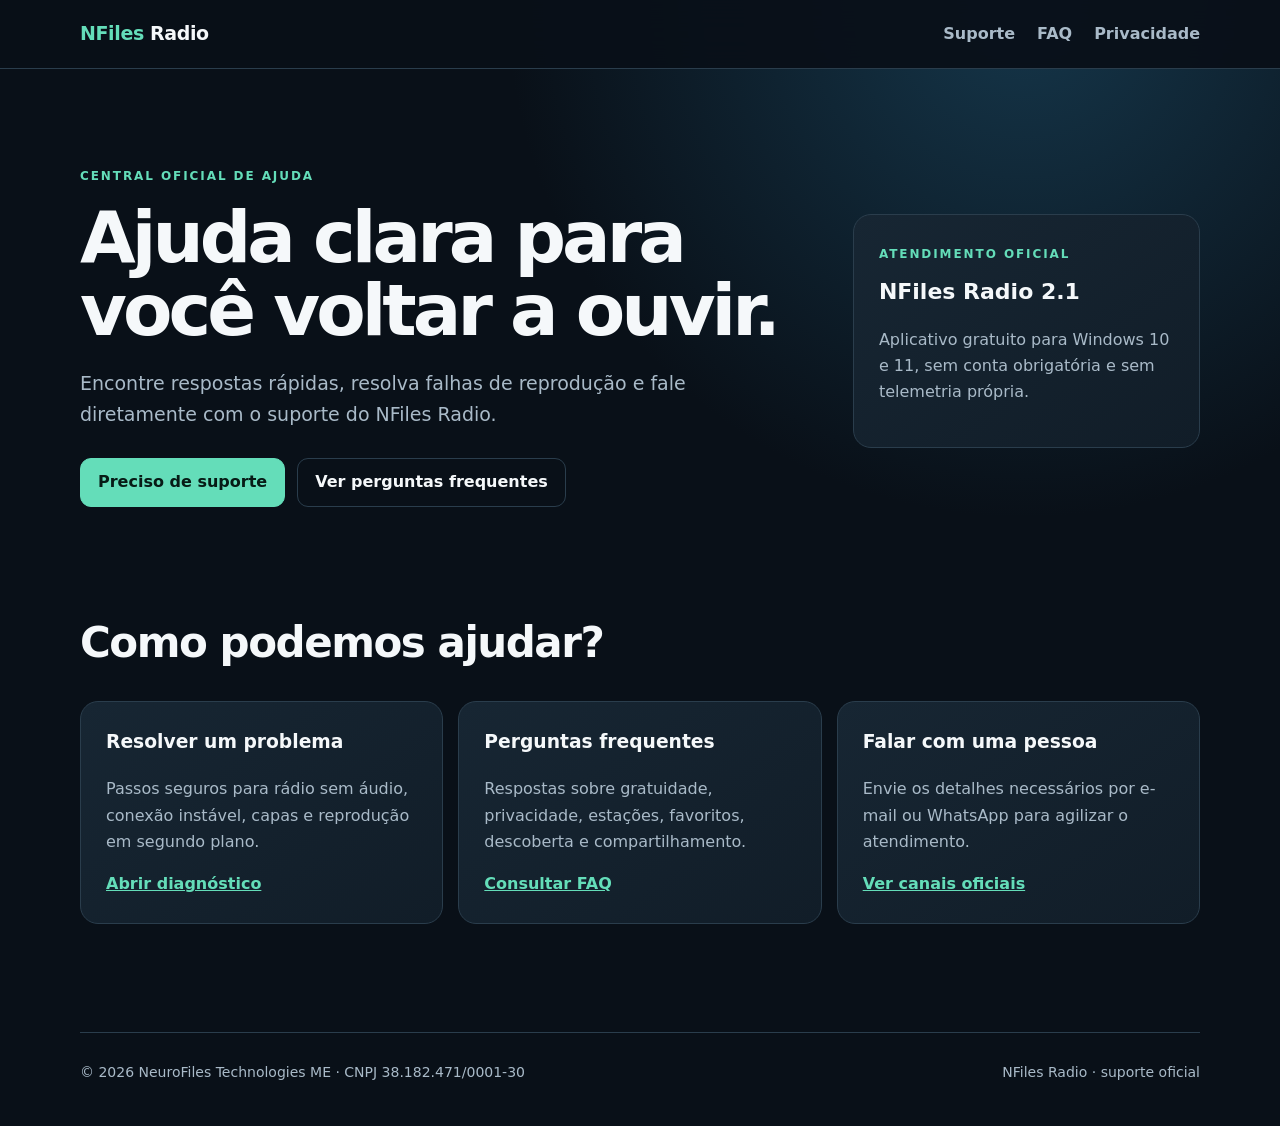
<file: docs/index.html>
<!doctype html>
<html lang="pt-BR">
<head>
  <meta charset="utf-8">
  <meta name="viewport" content="width=device-width, initial-scale=1">
  <meta name="description" content="Central oficial de suporte, ajuda e perguntas frequentes do NFiles Radio para Windows.">
  <meta http-equiv="Content-Security-Policy" content="default-src 'self'; style-src 'self'; img-src 'self' data:; object-src 'none'; base-uri 'none'; form-action 'none'; upgrade-insecure-requests">
  <title>Central de Ajuda — NFiles Radio</title>
  <link rel="stylesheet" href="styles.css">
</head>
<body>
<a class="skip" href="#conteudo">Ir para o conteúdo</a>
<header><div class="nav"><a class="brand" href="index.html"><span>NFiles</span> Radio</a><nav aria-label="Principal"><a href="support.html">Suporte</a><a href="faq.html">FAQ</a><a href="privacy.html">Privacidade</a></nav></div></header>
<main id="conteudo">
  <section class="hero">
    <div><p class="eyebrow">CENTRAL OFICIAL DE AJUDA</p><h1>Ajuda clara para você voltar a ouvir.</h1><p class="lead">Encontre respostas rápidas, resolva falhas de reprodução e fale diretamente com o suporte do NFiles Radio.</p><div class="actions"><a class="button" href="support.html">Preciso de suporte</a><a class="button secondary" href="faq.html">Ver perguntas frequentes</a></div></div>
    <aside class="status" aria-label="Informações do produto"><span class="eyebrow">ATENDIMENTO OFICIAL</span><strong>NFiles Radio 2.1</strong><p>Aplicativo gratuito para Windows 10 e 11, sem conta obrigatória e sem telemetria própria.</p></aside>
  </section>
  <section><h2>Como podemos ajudar?</h2><div class="grid"><article class="card"><h3>Resolver um problema</h3><p>Passos seguros para rádio sem áudio, conexão instável, capas e reprodução em segundo plano.</p><a href="support.html#diagnostico">Abrir diagnóstico</a></article><article class="card"><h3>Perguntas frequentes</h3><p>Respostas sobre gratuidade, privacidade, estações, favoritos, descoberta e compartilhamento.</p><a href="faq.html">Consultar FAQ</a></article><article class="card"><h3>Falar com uma pessoa</h3><p>Envie os detalhes necessários por e-mail ou WhatsApp para agilizar o atendimento.</p><a href="support.html#contato">Ver canais oficiais</a></article></div></section>
</main>
<footer><span>© 2026 NeuroFiles Technologies ME · CNPJ 38.182.471/0001-30</span><span>NFiles Radio · suporte oficial</span></footer>
</body>
</html>
</file>
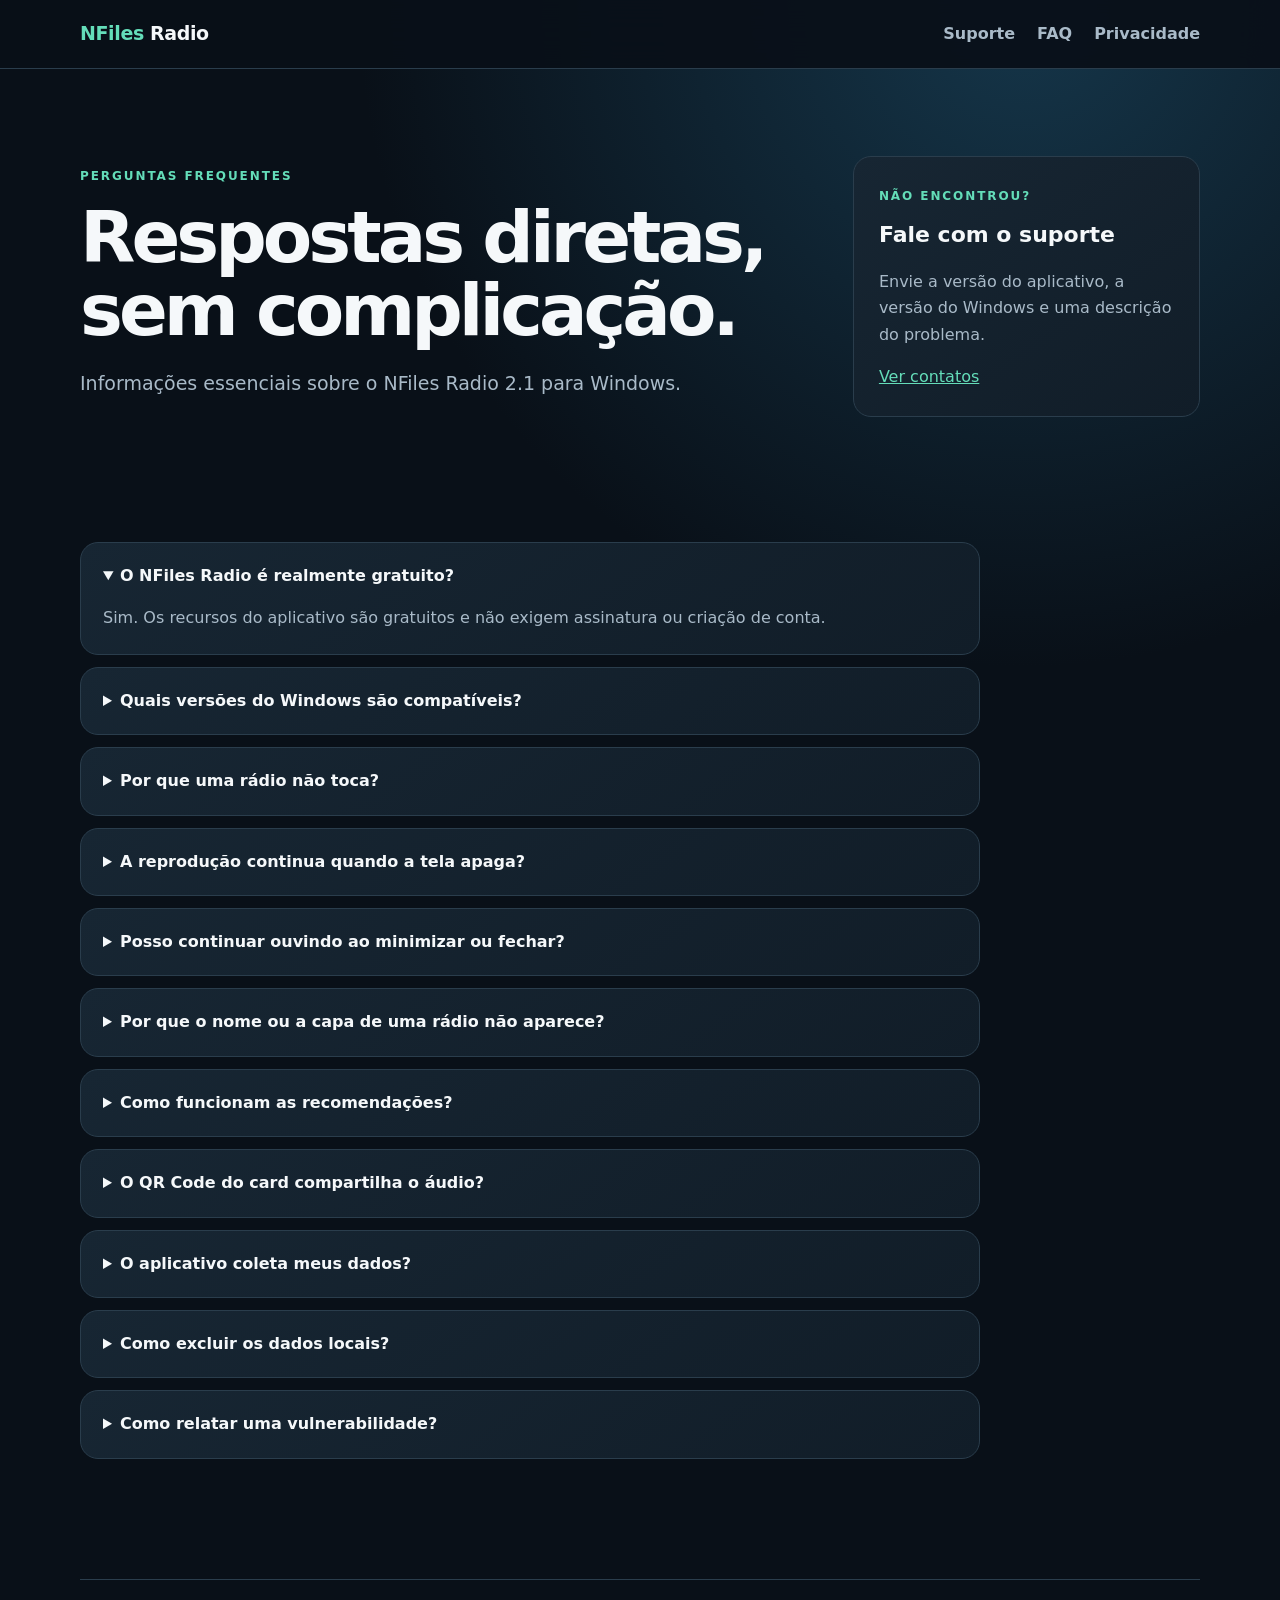
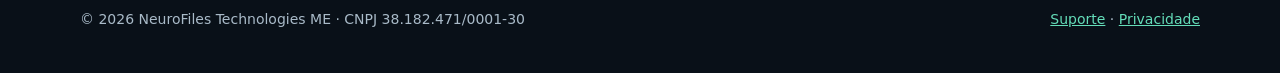
<file: docs/faq.html>
<!doctype html>
<html lang="pt-BR">
<head>
  <meta charset="utf-8"><meta name="viewport" content="width=device-width, initial-scale=1">
  <meta name="description" content="Perguntas frequentes sobre instalação, rádios, áudio, privacidade e recursos do NFiles Radio.">
  <meta http-equiv="Content-Security-Policy" content="default-src 'self'; style-src 'self'; img-src 'self' data:; object-src 'none'; base-uri 'none'; form-action 'none'; upgrade-insecure-requests">
  <title>Perguntas frequentes — NFiles Radio</title><link rel="stylesheet" href="styles.css">
</head>
<body>
<a class="skip" href="#conteudo">Ir para o conteúdo</a>
<header><div class="nav"><a class="brand" href="index.html"><span>NFiles</span> Radio</a><nav aria-label="Principal"><a href="support.html">Suporte</a><a href="faq.html" aria-current="page">FAQ</a><a href="privacy.html">Privacidade</a></nav></div></header>
<main id="conteudo">
  <section class="hero"><div><p class="eyebrow">PERGUNTAS FREQUENTES</p><h1>Respostas diretas, sem complicação.</h1><p class="lead">Informações essenciais sobre o NFiles Radio 2.1 para Windows.</p></div><aside class="status"><span class="eyebrow">NÃO ENCONTROU?</span><strong>Fale com o suporte</strong><p>Envie a versão do aplicativo, a versão do Windows e uma descrição do problema.</p><a href="support.html#contato">Ver contatos</a></aside></section>
  <section class="faq" aria-label="Lista de perguntas frequentes">
    <details open><summary>O NFiles Radio é realmente gratuito?</summary><p>Sim. Os recursos do aplicativo são gratuitos e não exigem assinatura ou criação de conta.</p></details>
    <details><summary>Quais versões do Windows são compatíveis?</summary><p>O aplicativo foi preparado para Windows 10 e Windows 11 em computadores x64.</p></details>
    <details><summary>Por que uma rádio não toca?</summary><p>A emissora pode estar fora do ar, ter alterado o endereço ou bloquear determinadas regiões. Verifique a internet e teste outra estação. Se apenas uma falhar, informe ao suporte o nome dela.</p></details>
    <details><summary>A reprodução continua quando a tela apaga?</summary><p>Sim. Enquanto a rádio estiver tocando, o aplicativo mantém a reprodução ativa e permite que a tela apague normalmente. Suspender ou hibernar o computador interrompe os aplicativos.</p></details>
    <details><summary>Posso continuar ouvindo ao minimizar ou fechar?</summary><p>Sim, quando a reprodução em segundo plano estiver habilitada nas Configurações. O NFiles Radio permanece acessível pela bandeja do Windows.</p></details>
    <details><summary>Por que o nome ou a capa de uma rádio não aparece?</summary><p>Esses dados dependem das informações publicadas pela emissora e pelo catálogo. O aplicativo tenta resolver logos automaticamente e mantém um cache local, mas algumas rádios não fornecem imagem ou metadados completos.</p></details>
    <details><summary>Como funcionam as recomendações?</summary><p>As recomendações são calculadas localmente usando gêneros, localização, favoritos e histórico. Seus hábitos não são enviados ao mantenedor.</p></details>
    <details><summary>O QR Code do card compartilha o áudio?</summary><p>Não. O card contém somente dados públicos da estação e um QR Code para o site ou stream informado. O aplicativo não grava nem redistribui a transmissão.</p></details>
    <details><summary>O aplicativo coleta meus dados?</summary><p>O NFiles Radio não exige conta e não possui telemetria própria. Preferências, favoritos e histórico ficam no perfil local do Windows. Consulte a política de privacidade para detalhes.</p></details>
    <details><summary>Como excluir os dados locais?</summary><p>Remova históricos pelo aplicativo. Após desinstalar, a pasta %LOCALAPPDATA%\NFilesRadio pode ser apagada manualmente para excluir dados restantes.</p></details>
    <details><summary>Como relatar uma vulnerabilidade?</summary><p>Não publique detalhes sensíveis em uma Issue. Envie uma descrição responsável para nfilesia@gmail.com com o assunto “Segurança — NFiles Radio”.</p></details>
  </section>
</main>
<footer><span>© 2026 NeuroFiles Technologies ME · CNPJ 38.182.471/0001-30</span><span><a href="support.html">Suporte</a> · <a href="privacy.html">Privacidade</a></span></footer>
</body>
</html>
</file>
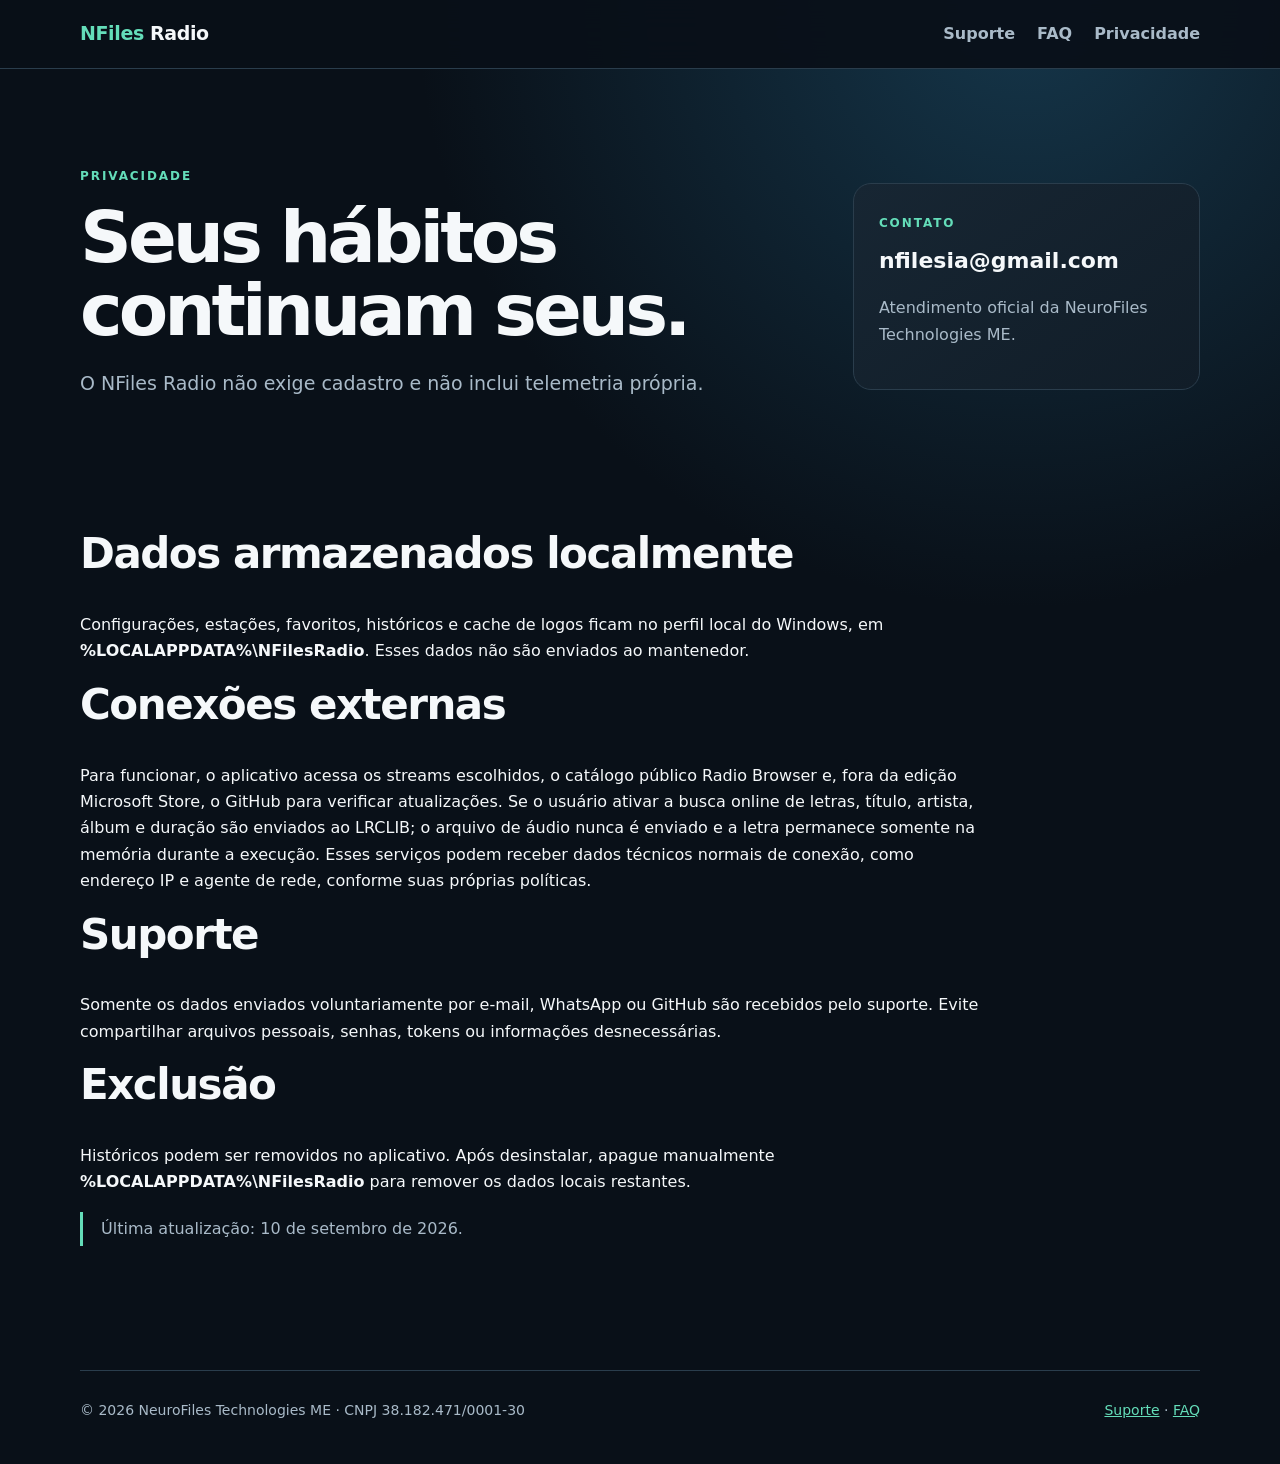
<file: docs/privacy.html>
<!doctype html>
<html lang="pt-BR">
<head>
  <meta charset="utf-8"><meta name="viewport" content="width=device-width, initial-scale=1">
  <meta name="description" content="Política de privacidade do NFiles Radio.">
  <meta http-equiv="Content-Security-Policy" content="default-src 'self'; style-src 'self'; img-src 'self' data:; object-src 'none'; base-uri 'none'; form-action 'none'; upgrade-insecure-requests">
  <title>Privacidade — NFiles Radio</title><link rel="stylesheet" href="styles.css">
</head>
<body>
<a class="skip" href="#conteudo">Ir para o conteúdo</a>
<header><div class="nav"><a class="brand" href="index.html"><span>NFiles</span> Radio</a><nav aria-label="Principal"><a href="support.html">Suporte</a><a href="faq.html">FAQ</a><a href="privacy.html" aria-current="page">Privacidade</a></nav></div></header>
<main id="conteudo">
  <section class="hero"><div><p class="eyebrow">PRIVACIDADE</p><h1>Seus hábitos continuam seus.</h1><p class="lead">O NFiles Radio não exige cadastro e não inclui telemetria própria.</p></div><aside class="status"><span class="eyebrow">CONTATO</span><strong>nfilesia@gmail.com</strong><p>Atendimento oficial da NeuroFiles Technologies ME.</p></aside></section>
  <section class="faq"><h2>Dados armazenados localmente</h2><p>Configurações, estações, favoritos, históricos e cache de logos ficam no perfil local do Windows, em <strong>%LOCALAPPDATA%\NFilesRadio</strong>. Esses dados não são enviados ao mantenedor.</p><h2>Conexões externas</h2><p>Para funcionar, o aplicativo acessa os streams escolhidos, o catálogo público Radio Browser e, fora da edição Microsoft Store, o GitHub para verificar atualizações. Se o usuário ativar a busca online de letras, título, artista, álbum e duração são enviados ao LRCLIB; o arquivo de áudio nunca é enviado e a letra permanece somente na memória durante a execução. Esses serviços podem receber dados técnicos normais de conexão, como endereço IP e agente de rede, conforme suas próprias políticas.</p><h2>Suporte</h2><p>Somente os dados enviados voluntariamente por e-mail, WhatsApp ou GitHub são recebidos pelo suporte. Evite compartilhar arquivos pessoais, senhas, tokens ou informações desnecessárias.</p><h2>Exclusão</h2><p>Históricos podem ser removidos no aplicativo. Após desinstalar, apague manualmente <strong>%LOCALAPPDATA%\NFilesRadio</strong> para remover os dados locais restantes.</p><p class="notice">Última atualização: 10 de setembro de 2026.</p></section>
</main>
<footer><span>© 2026 NeuroFiles Technologies ME · CNPJ 38.182.471/0001-30</span><span><a href="support.html">Suporte</a> · <a href="faq.html">FAQ</a></span></footer>
</body>
</html>
</file>
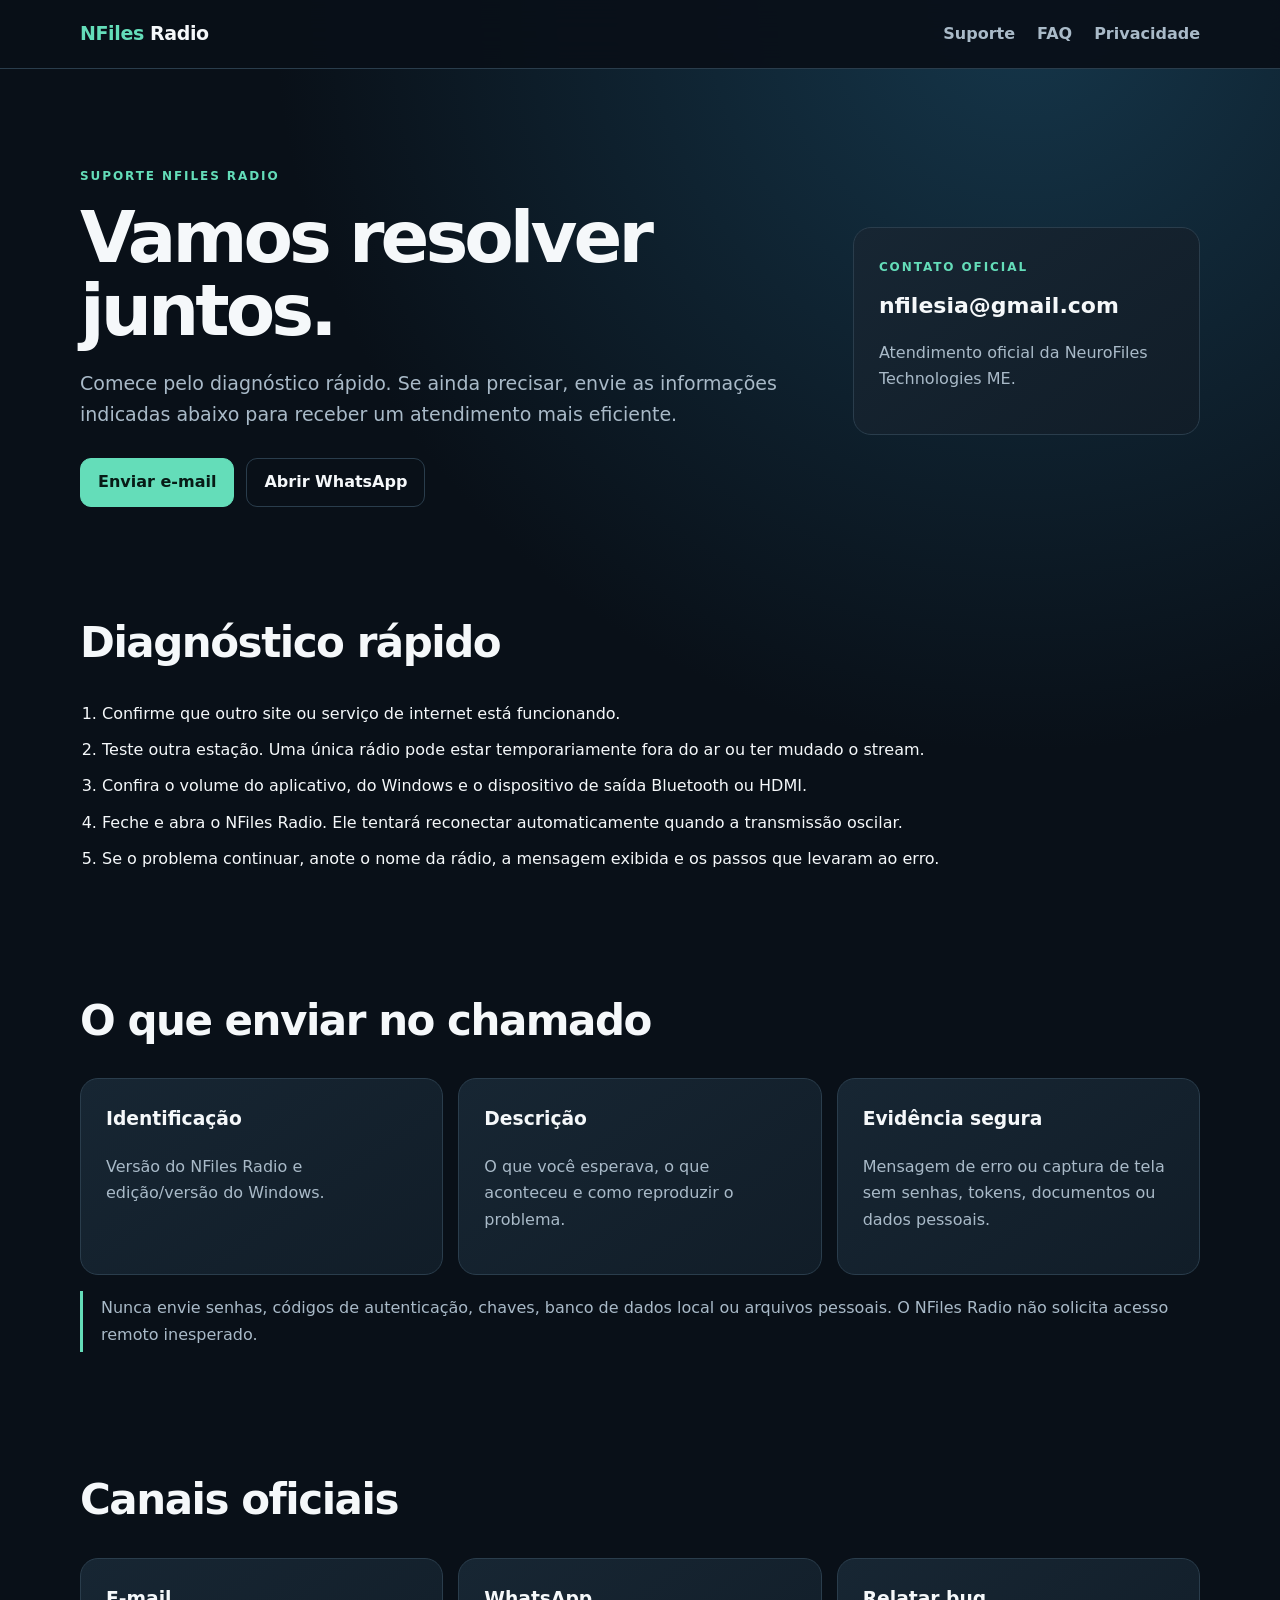
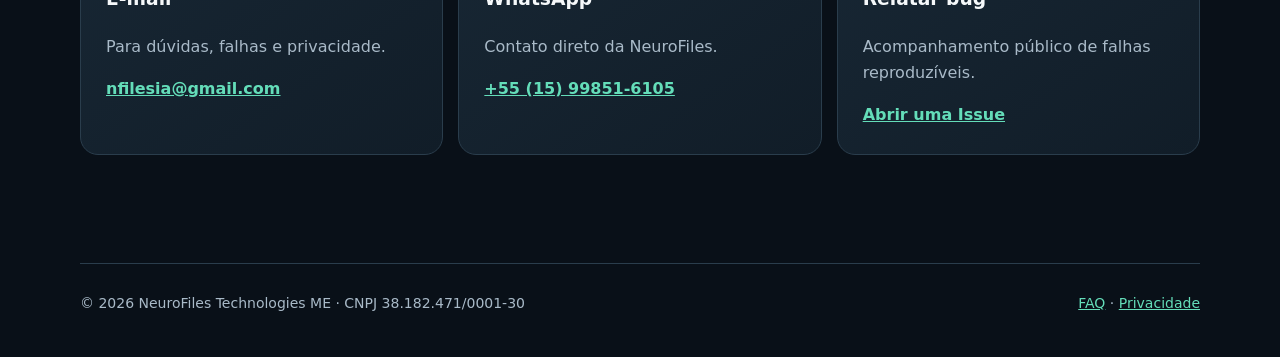
<file: docs/support.html>
<!doctype html>
<html lang="pt-BR">
<head>
  <meta charset="utf-8"><meta name="viewport" content="width=device-width, initial-scale=1">
  <meta name="description" content="Suporte oficial do NFiles Radio: diagnóstico, contato e informações para atendimento.">
  <meta http-equiv="Content-Security-Policy" content="default-src 'self'; style-src 'self'; img-src 'self' data:; object-src 'none'; base-uri 'none'; form-action 'none'; upgrade-insecure-requests">
  <title>Suporte oficial — NFiles Radio</title><link rel="stylesheet" href="styles.css">
</head>
<body>
<a class="skip" href="#conteudo">Ir para o conteúdo</a>
<header><div class="nav"><a class="brand" href="index.html"><span>NFiles</span> Radio</a><nav aria-label="Principal"><a href="support.html" aria-current="page">Suporte</a><a href="faq.html">FAQ</a><a href="privacy.html">Privacidade</a></nav></div></header>
<main id="conteudo">
  <section class="hero"><div><p class="eyebrow">SUPORTE NFILES RADIO</p><h1>Vamos resolver juntos.</h1><p class="lead">Comece pelo diagnóstico rápido. Se ainda precisar, envie as informações indicadas abaixo para receber um atendimento mais eficiente.</p><div class="actions"><a class="button" href="mailto:nfilesia@gmail.com?subject=Suporte%20NFiles%20Radio%202.1">Enviar e-mail</a><a class="button secondary" href="https://wa.me/5515998516105?text=Ol%C3%A1%2C%20preciso%20de%20suporte%20com%20o%20NFiles%20Radio.">Abrir WhatsApp</a></div></div><aside class="status"><span class="eyebrow">CONTATO OFICIAL</span><strong>nfilesia@gmail.com</strong><p>Atendimento oficial da NeuroFiles Technologies ME.</p></aside></section>
  <section id="diagnostico"><h2>Diagnóstico rápido</h2><ol class="steps"><li>Confirme que outro site ou serviço de internet está funcionando.</li><li>Teste outra estação. Uma única rádio pode estar temporariamente fora do ar ou ter mudado o stream.</li><li>Confira o volume do aplicativo, do Windows e o dispositivo de saída Bluetooth ou HDMI.</li><li>Feche e abra o NFiles Radio. Ele tentará reconectar automaticamente quando a transmissão oscilar.</li><li>Se o problema continuar, anote o nome da rádio, a mensagem exibida e os passos que levaram ao erro.</li></ol></section>
  <section><h2>O que enviar no chamado</h2><div class="grid"><article class="card"><h3>Identificação</h3><p>Versão do NFiles Radio e edição/versão do Windows.</p></article><article class="card"><h3>Descrição</h3><p>O que você esperava, o que aconteceu e como reproduzir o problema.</p></article><article class="card"><h3>Evidência segura</h3><p>Mensagem de erro ou captura de tela sem senhas, tokens, documentos ou dados pessoais.</p></article></div><p class="notice">Nunca envie senhas, códigos de autenticação, chaves, banco de dados local ou arquivos pessoais. O NFiles Radio não solicita acesso remoto inesperado.</p></section>
  <section id="contato"><h2>Canais oficiais</h2><div class="grid contact-grid"><article class="card"><h3>E-mail</h3><p>Para dúvidas, falhas e privacidade.</p><a href="mailto:nfilesia@gmail.com?subject=Suporte%20NFiles%20Radio%202.1">nfilesia@gmail.com</a></article><article class="card"><h3>WhatsApp</h3><p>Contato direto da NeuroFiles.</p><a href="https://wa.me/5515998516105?text=Ol%C3%A1%2C%20preciso%20de%20suporte%20com%20o%20NFiles%20Radio.">+55 (15) 99851-6105</a></article><article class="card"><h3>Relatar bug</h3><p>Acompanhamento público de falhas reproduzíveis.</p><a href="https://github.com/neurofiles1982-hub/NFiles-Radio/issues/new">Abrir uma Issue</a></article></div></section>
</main>
<footer><span>© 2026 NeuroFiles Technologies ME · CNPJ 38.182.471/0001-30</span><span><a href="faq.html">FAQ</a> · <a href="privacy.html">Privacidade</a></span></footer>
</body>
</html>
</file>
<file: docs/styles.css>
:root {
  color-scheme: dark;
  --bg: #091018;
  --panel: #111d28;
  --panel-2: #172633;
  --line: #2a3d4c;
  --text: #f5f8fa;
  --muted: #a9bac8;
  --accent: #64ddb9;
  --accent-dark: #071b16;
  font-family: "Segoe UI", system-ui, -apple-system, sans-serif;
}
* { box-sizing: border-box; }
html { scroll-behavior: smooth; }
body { margin: 0; background: radial-gradient(circle at 80% 0, #15364a 0, transparent 34%), var(--bg); color: var(--text); line-height: 1.65; }
a { color: var(--accent); }
.skip { position: absolute; left: -9999px; }
.skip:focus { left: 16px; top: 12px; z-index: 5; padding: 10px 14px; background: var(--text); color: var(--bg); }
header { position: sticky; top: 0; z-index: 3; border-bottom: 1px solid var(--line); background: #091018ed; backdrop-filter: blur(16px); }
.nav { width: min(1120px, 92vw); min-height: 68px; margin: auto; display: flex; align-items: center; gap: 26px; }
.brand { margin-right: auto; color: var(--text); text-decoration: none; font-size: 19px; font-weight: 800; letter-spacing: -.02em; }
.brand span, .eyebrow { color: var(--accent); }
nav { display: flex; gap: 22px; }
nav a { color: var(--muted); text-decoration: none; font-weight: 600; }
nav a:hover, nav a:focus-visible { color: var(--text); }
main, footer { width: min(1120px, 92vw); margin: auto; }
.hero { padding: 86px 0 58px; display: grid; grid-template-columns: 1.35fr .65fr; gap: 52px; align-items: center; }
.eyebrow { font-size: 12px; font-weight: 800; letter-spacing: .16em; }
h1 { margin: 14px 0 20px; max-width: 780px; font-size: clamp(42px, 6vw, 72px); line-height: 1.02; letter-spacing: -.055em; }
h2 { margin-top: 0; font-size: clamp(28px, 4vw, 42px); line-height: 1.12; letter-spacing: -.035em; }
h3 { margin-top: 0; }
.lead { max-width: 760px; color: var(--muted); font-size: 19px; }
.actions { display: flex; flex-wrap: wrap; gap: 12px; margin-top: 28px; }
.button { display: inline-flex; align-items: center; justify-content: center; min-height: 44px; padding: 10px 17px; border: 1px solid var(--accent); border-radius: 11px; background: var(--accent); color: var(--accent-dark); text-decoration: none; font-weight: 750; }
.button.secondary { background: transparent; color: var(--text); border-color: var(--line); }
.status, .card, details { background: linear-gradient(145deg, var(--panel-2), var(--panel)); border: 1px solid var(--line); border-radius: 18px; }
.status, .card { padding: 25px; }
.status strong { display: block; margin: 8px 0; font-size: 22px; }
.status p, .card p, details p, footer { color: var(--muted); }
section { padding: 54px 0; }
.grid { display: grid; grid-template-columns: repeat(3, 1fr); gap: 15px; }
.contact-grid { grid-template-columns: repeat(3, 1fr); }
.card a { font-weight: 700; overflow-wrap: anywhere; }
.steps { padding-left: 22px; }
.steps li { margin: 10px 0; }
.faq { max-width: 900px; }
details { margin: 12px 0; padding: 0 22px; }
summary { cursor: pointer; padding: 20px 0; font-weight: 700; }
details p { margin: -4px 0 22px; }
.notice { border-left: 3px solid var(--accent); padding: 4px 0 4px 18px; color: var(--muted); }
footer { display: flex; justify-content: space-between; gap: 20px; margin-top: 54px; padding: 28px 0 42px; border-top: 1px solid var(--line); font-size: 14px; }
:focus-visible { outline: 3px solid var(--accent); outline-offset: 3px; }
@media (max-width: 800px) { .hero { grid-template-columns: 1fr; gap: 24px; padding-top: 60px; } .grid, .contact-grid { grid-template-columns: 1fr; } }
@media (max-width: 620px) { nav { gap: 12px; font-size: 14px; } nav a:first-child { display: none; } h1 { font-size: 42px; } footer { flex-direction: column; } }
@media (prefers-reduced-motion: reduce) { html { scroll-behavior: auto; } }
</file>
